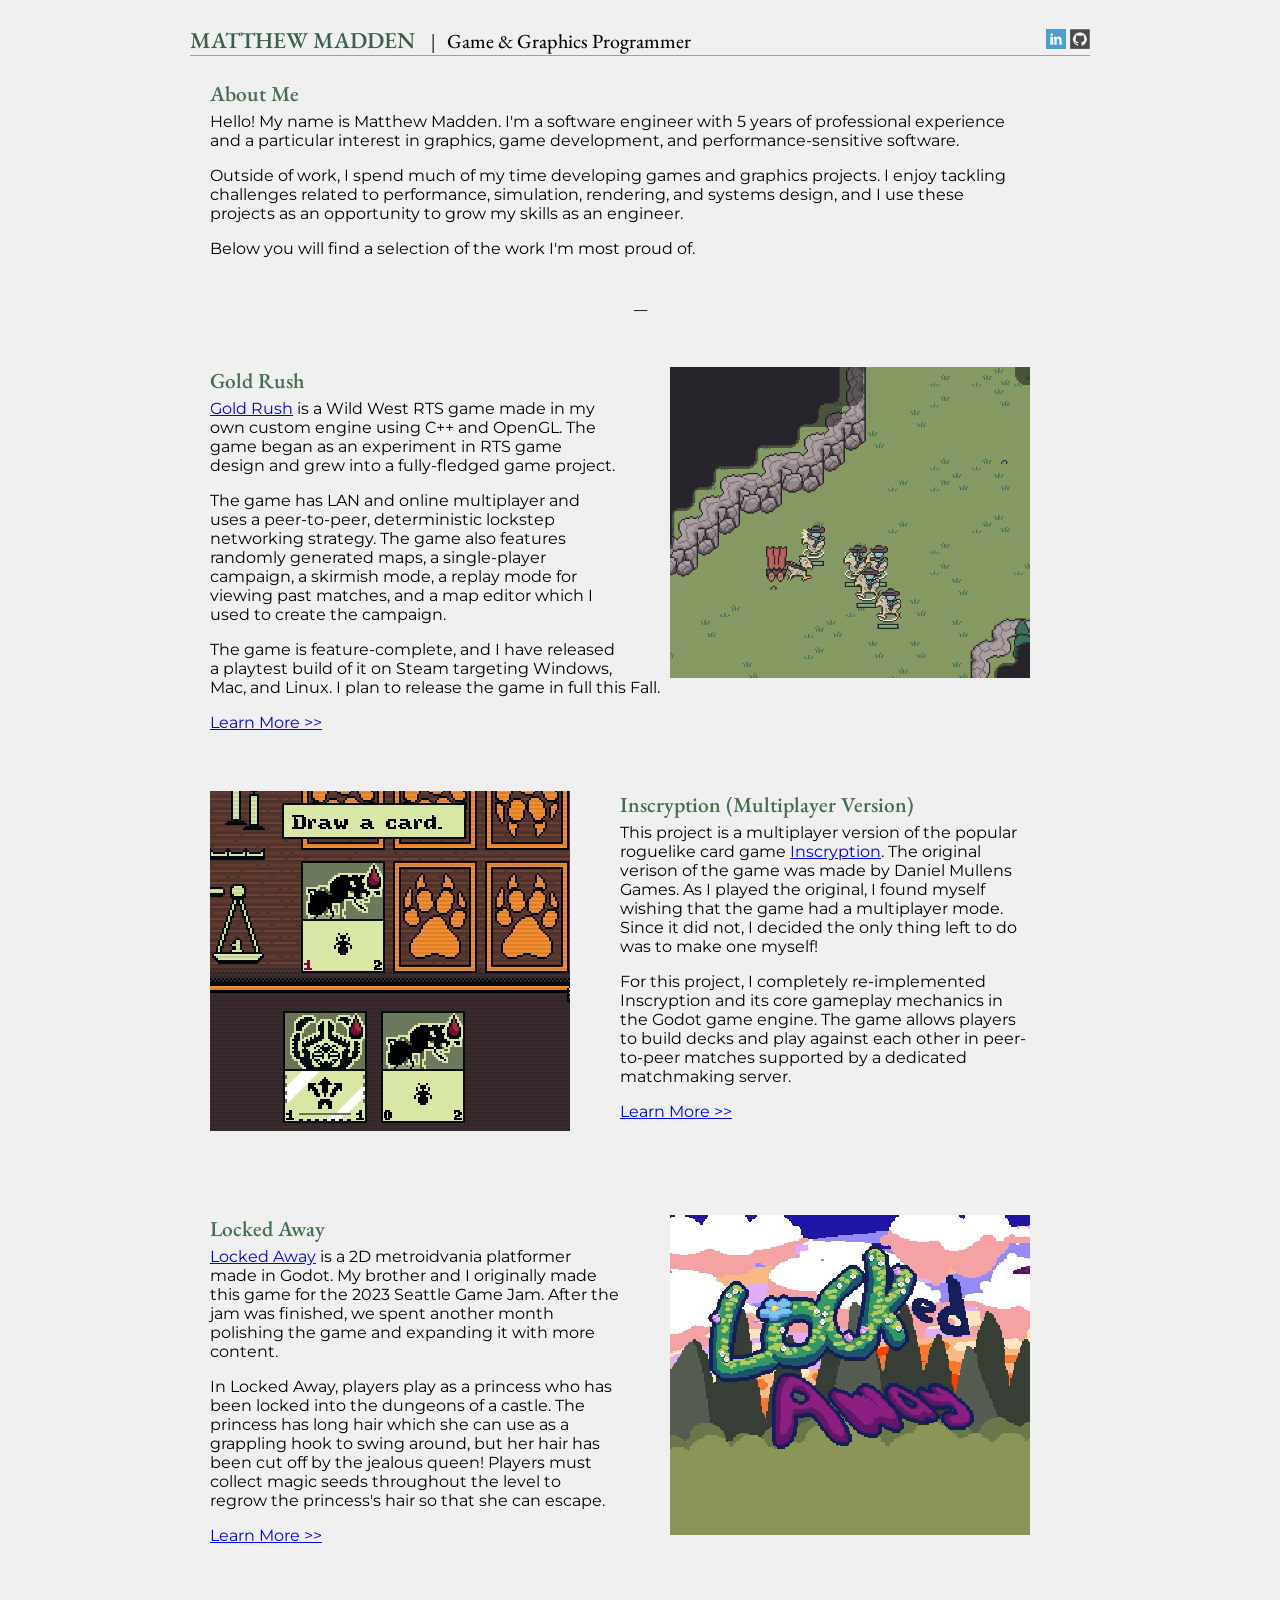
<file: index.html>
<!DOCTYPE html>
<head>
    <meta charset="utf-8"></meta>
    <title>Matthew Madden</title>
    <link rel="stylesheet" type="text/css" href="style.css">
</head>
<body>
    <div id="page">
        <div id="header">
            <span id="title" class="header-font">MATTHEW MADDEN</span>
            <span id="title-divider">|</span>
            <span id="subtitle" class="header-font">Game & Graphics Programmer</span>
            <div id="socials">
                <a href="https://www.linkedin.com/in/matthewkayin" target="_blank" class="social-link">
                    <img src="img/linkedin.png" class="social-icon">
                </a>
                <a href="https://www.github.com/matthewkayin" target="_blank" class="social-link">
                    <img src="img/github.png" class="social-icon">
                </a>
            </div>
        </div>
        <div class="bio">
            <h2>About Me</h2>
            <p>Hello! My name is Matthew Madden. I'm a software engineer with 5 years
                of professional experience and a particular interest in graphics, game development,
                and performance-sensitive software.
            </p>
            <p>
                Outside of work, I spend much of my time developing games and graphics projects.  I enjoy
                tackling challenges related to performance, simulation, rendering, and systems design, and I
                use these projects as an opportunity to grow my skills as an engineer.
            </p>
            <p>
                Below you will find a selection of the work I'm most proud of.
            </p>
        </div>
        <h1 class="bio-divider">—</h1>
        <div class="portfolio-item">
            <img src="img/goldrush/wagon_chase.png" class="portfolio-image-right">
            <h2>Gold Rush</h2>
            <p>
                <a href="https://store.steampowered.com/app/3774270/Gold_Rush/">Gold Rush</a> is a Wild West RTS
                game made in my own custom engine using C++ and OpenGL. The game began as an experiment in RTS
                game design and grew into a fully-fledged game project.
            </p>
            <p>
                The game has LAN and online multiplayer and uses a peer-to-peer, deterministic lockstep networking
                strategy. The game also features randomly generated maps, a single-player campaign, a skirmish mode,
                a replay mode for viewing past matches, and a map editor which I used to create the campaign.
            </p>
            <p>
                The game is feature-complete, and I have released a playtest build of it on Steam targeting
                Windows, Mac, and Linux. I plan to release the game in full this Fall.
            </p>
            <a href="goldrush.html">
                <p>Learn More >></p>
            </a>
        </div>
        <div class="portfolio-item">
            <img src="img/inscryption/draw_a_card.png" class="portfolio-image-left">
            <h2>Inscryption (Multiplayer Version)</h2>
            <p>
                This project is a multiplayer version of the popular roguelike card game
                <a href="https://store.steampowered.com/app/1092790/Inscryption/">Inscryption</a>. The original verison of the game was made by Daniel Mullens Games. As I played the
                original, I found myself wishing that the game had a multiplayer mode. Since it did not,
                I decided the only thing left to do was to make one myself!
            </p>
            <p>
                For this project, I completely re-implemented Inscryption and its core gameplay mechanics in the
                Godot game engine. The game allows players to build decks and play against each other in
                peer-to-peer matches supported by a dedicated matchmaking server.
            </p>
            <a href="inscryption.html">
                <p>Learn More >></p>
            </a>
        </div>
        <div class="portfolio-item">
            <img src="img/locked_away/locked_away_title.png" class="portfolio-image-right">
            <h2>Locked Away</h2>
            <p>
                <a href="https://matthewkayin.itch.io/locked-away">Locked Away</a> is a 2D metroidvania
                platformer made in Godot. My brother and I originally made this game for the 2023 Seattle
                Game Jam. After the jam was finished, we spent another month polishing the game and
                expanding it with more content.
            </p>
            <p>
                In Locked Away, players play as a princess who has been locked into the dungeons of a castle.
                The princess has long hair which she can use as a grappling hook to swing around, but her
                hair has been cut off by the jealous queen! Players must collect magic seeds throughout the
                level to regrow the princess's hair so that she can escape.
            </p>
            <a href="locked-away.html">
                <p>Learn More >></p>
            </a>
        </div>
    </div>
</body>
</file>
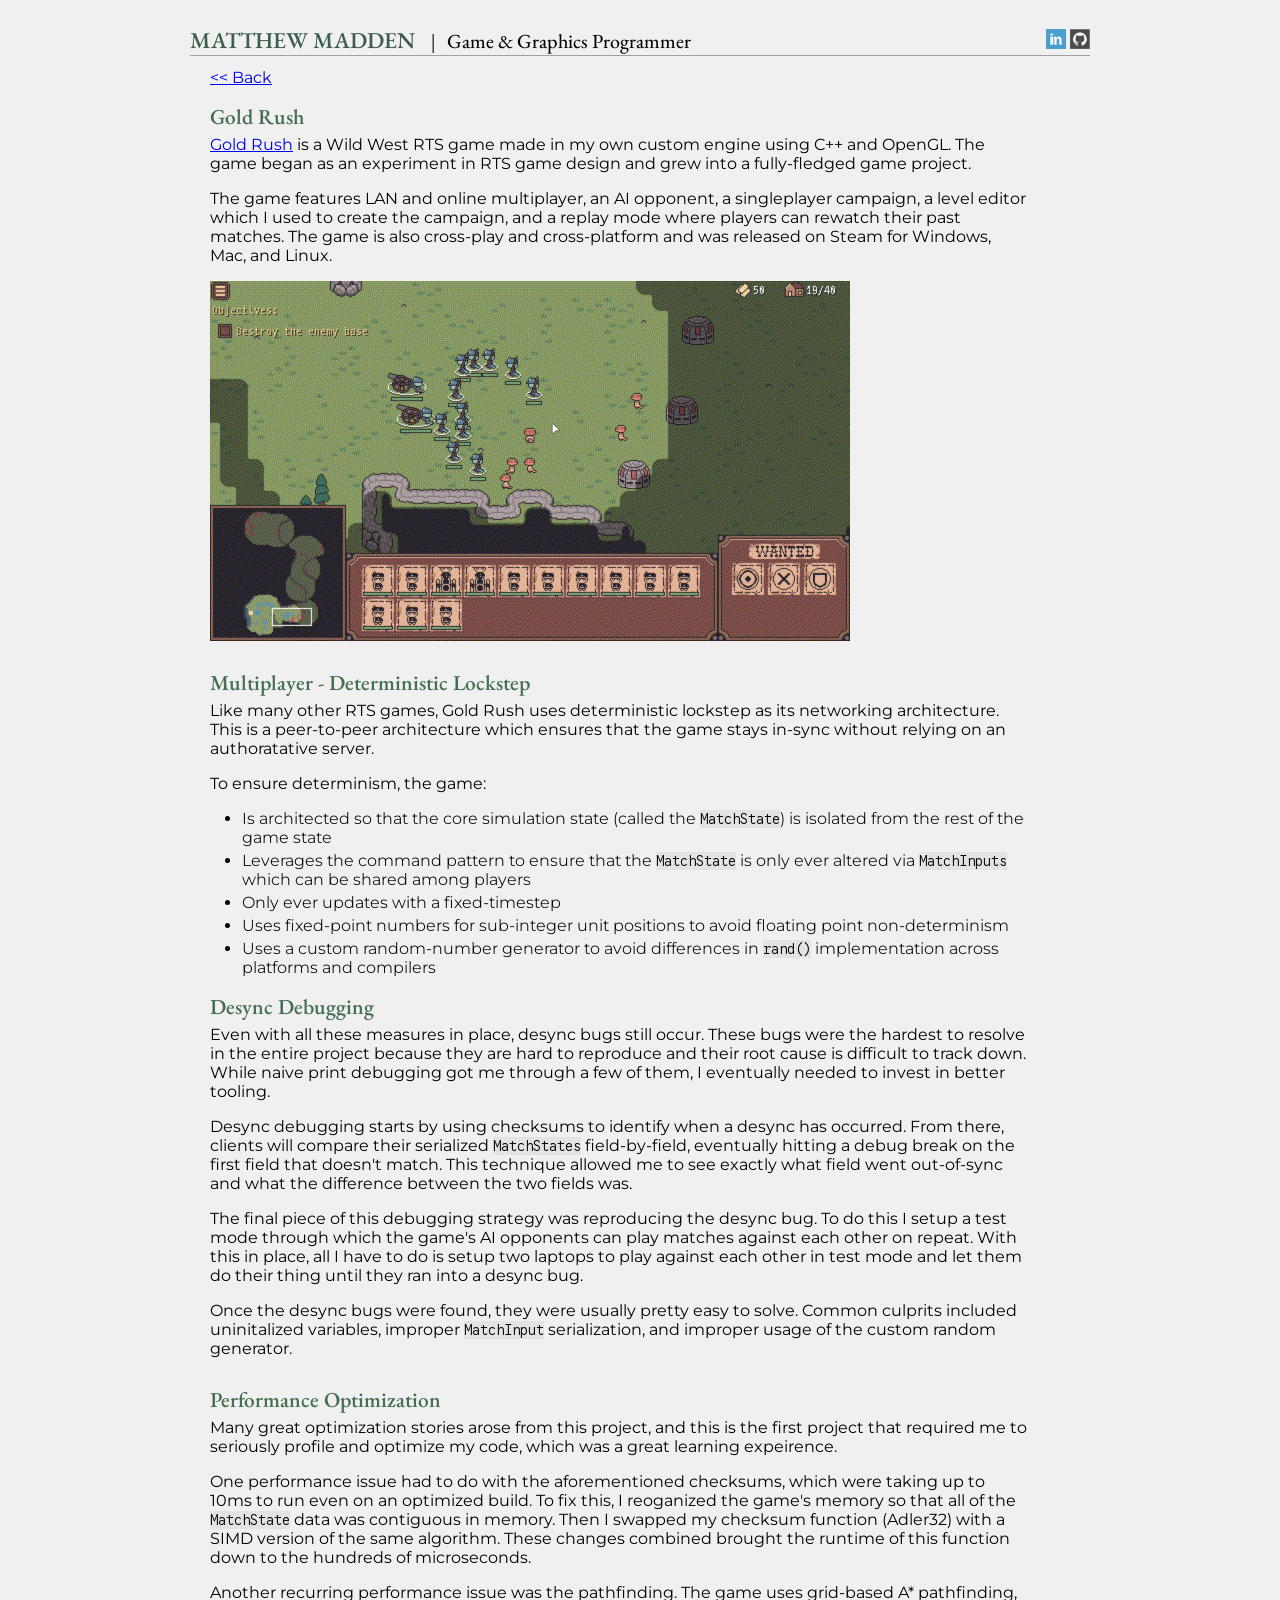
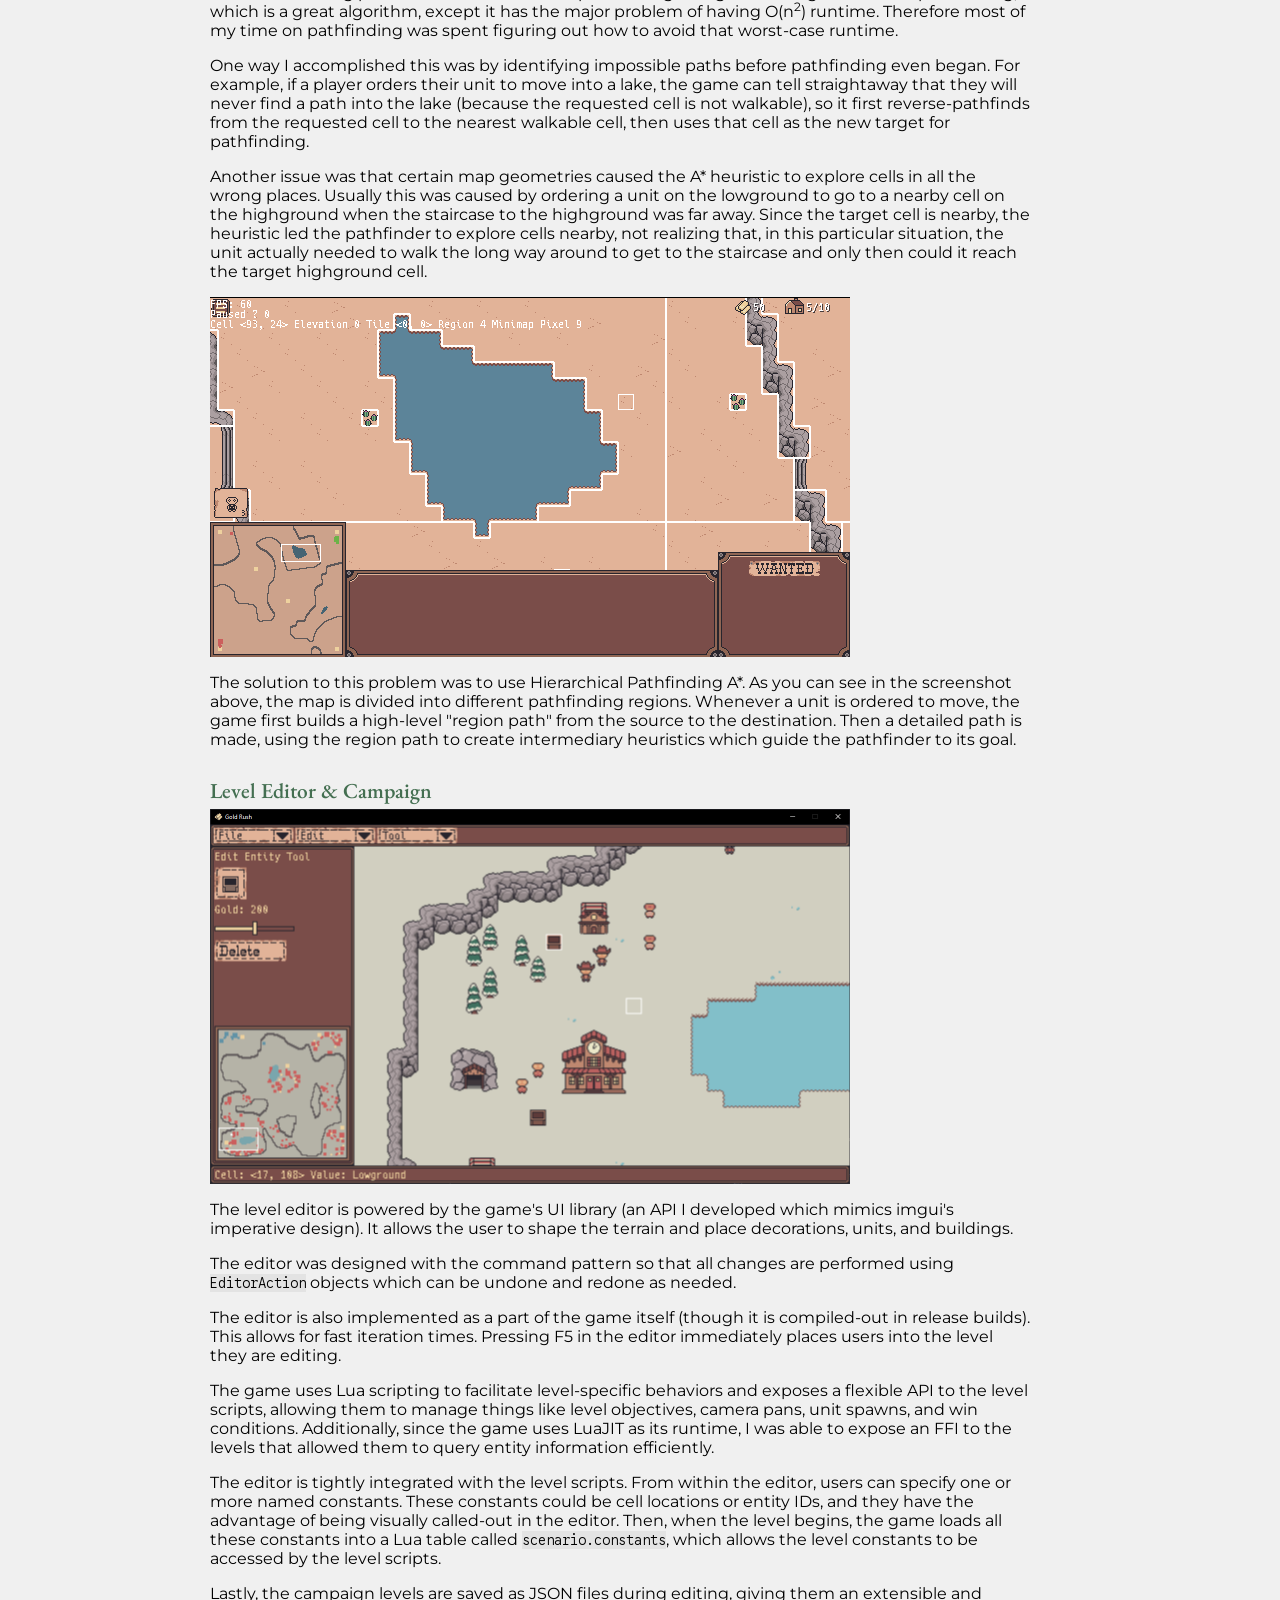
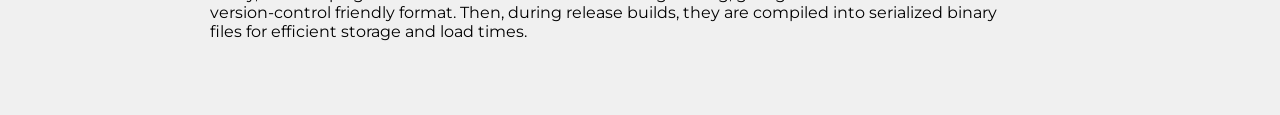
<file: goldrush.html>
<!DOCTYPE html>
<head>
    <meta charset="utf-8"></meta>
    <title>Matthew Madden - Gold Rush</title>
    <link rel="stylesheet" type="text/css" href="style.css">
</head>
<body>
    <div id="page">
        <div id="header">
            <span id="title" class="header-font">MATTHEW MADDEN</span>
            <span id="title-divider">|</span>
            <span id="subtitle" class="header-font">Game & Graphics Programmer</span>
            <div id="socials">
                <a href="https://www.linkedin.com/in/matthewkayin" target="_blank" class="social-link">
                    <img src="img/linkedin.png" class="social-icon">
                </a>
                <a href="https://www.github.com/matthewkayin" target="_blank" class="social-link">
                    <img src="img/github.png" class="social-icon">
                </a>
            </div>
        </div>
        <div class="article-section">
            <a href="index.html">
                <p><< Back</p>
            </a>
            <h2>Gold Rush</h2>
            <p>
                <a href="https://store.steampowered.com/app/3774270/Gold_Rush/">Gold Rush</a> is a Wild West RTS
                game made in my own custom engine using C++ and OpenGL. The game began as an experiment in RTS
                game design and grew into a fully-fledged game project.
            </p>
            <p>
                The game features LAN and online multiplayer, an AI opponent, a singleplayer campaign,
                a level editor which I used to create the campaign, and a replay mode where players can rewatch
                their past matches. The game is also cross-play and cross-platform and was released on Steam
                for Windows, Mac, and Linux.
            </p>
            <img src="img/goldrush/goldrush_portfolio_soldiers.gif" class="article-image">
        </div>
        <div class="article-section">
            <h2>Multiplayer - Deterministic Lockstep</h2>
            <p>
                Like many other RTS games, Gold Rush uses deterministic lockstep as its networking architecture.
                This is a peer-to-peer architecture which ensures that the game stays in-sync without relying on
                an authoratative server.
            </p>
            <p>
                To ensure determinism, the game:
            </p>
            <ul>
                <li>Is architected so that the core simulation state (called the <code>MatchState</code>) is isolated from the rest of the game state</li>
                <li>Leverages the command pattern to ensure that the <code>MatchState</code> is only ever altered via <code>MatchInputs</code> which can be shared among players</li>
                <li>Only ever updates with a fixed-timestep</li>
                <li>Uses fixed-point numbers for sub-integer unit positions to avoid floating point non-determinism</li>
                <li>Uses a custom random-number generator to avoid differences in <code>rand()</code> implementation across platforms and compilers</li>
            </ul>
        </div>
        <div class="article-section">
            <h2>Desync Debugging</h2>
            <p>
                Even with all these measures in place, desync bugs still occur. These bugs were the hardest to
                resolve in the entire project because they are hard to reproduce and their root cause is
                difficult to track down. While naive print debugging got me through a few of them, I eventually
                needed to invest in better tooling.
            </p>
            <p>
                Desync debugging starts by using checksums to identify when a desync has occurred. From there,
                clients will compare their serialized <code>MatchStates</code> field-by-field, eventually hitting a debug break
                on the first field that doesn't match. This technique allowed me to see exactly what field went
                out-of-sync and what the difference between the two fields was.
            </p>
            <p>
                The final piece of this debugging strategy was reproducing the desync bug. To do this I setup a test
                mode through which the game's AI opponents can play matches against each other on repeat. With this
                in place, all I have to do is setup two laptops to play against each other in test mode and let them
                do their thing until they ran into a desync bug.
            </p>
            <p>
                Once the desync bugs were found, they were usually pretty easy to solve. Common culprits included
                uninitalized variables, improper <code>MatchInput</code> serialization, and improper usage of the custom
                random generator.
            </p>
        </div>
        <div class="article-section">
            <h2>Performance Optimization</h2>
            <p>
                Many great optimization stories arose from this project, and this is the first project that
                required me to seriously profile and optimize my code, which was a great learning expeirence.
            </p>
            <p>
                One performance issue had to do with the aforementioned checksums, which were taking up to 10ms to
                run even on an optimized build. To fix this, I reoganized the game's memory so
                that all of the <code>MatchState</code> data was contiguous in memory. Then I swapped my checksum
                function (Adler32) with a SIMD version of the same algorithm. These changes combined brought
                the runtime of this function down to the hundreds of microseconds.
            </p>
            <p>
                Another recurring performance issue was the pathfinding. The game uses grid-based A* pathfinding,
                which is a great algorithm, except it has the major problem of having O(n<span class="sup">2</span>) runtime. Therefore
                most of my time on pathfinding was spent figuring out how to avoid that worst-case runtime.
            </p>
            <p>
                One way I accomplished this was by identifying impossible paths before pathfinding even began.
                For example, if a player orders their unit to move into a lake, the game can tell straightaway that
                they will never find a path into the lake (because the requested cell is not walkable), so it first
                reverse-pathfinds from the requested cell to the nearest walkable cell, then uses that cell as the
                new target for pathfinding.
            </p>
            <p>
                Another issue was that certain map geometries caused the A* heuristic to explore cells in
                all the wrong places. Usually this was caused by ordering a unit on the lowground to go to a nearby
                cell on the highground when the staircase to the highground was far away. Since the target cell is nearby,
                the heuristic led the pathfinder to explore cells nearby, not realizing that, in this particular situation,
                the unit actually needed to walk the long way around to get to the staircase and only then could it reach the
                target highground cell.
            </p>
            <img src="img/goldrush/map_regions.png" class="article-image">
            <p>
                The solution to this problem was to use Hierarchical Pathfinding A*. As you can see in the screenshot
                above, the map is divided into different pathfinding regions. Whenever a unit is ordered to move, the
                game first builds a high-level "region path" from the source to the destination. Then a detailed path
                is made, using the region path to create intermediary heuristics which guide the pathfinder to its goal.
            </p>
        </div>
        <div class="article-section">
            <h2>Level Editor & Campaign</h2>
            <img src="img/goldrush/editor.png" class="article-image">
            <p>
                The level editor is powered by the game's UI library (an API I developed which mimics imgui's
                imperative design). It allows the user to shape the terrain and place decorations, units,
                and buildings.
            </p>
            <p>
                The editor was designed with the command pattern so that all changes are performed using
                <code>EditorAction</code> objects which can be undone and redone as needed.
            </p>
            <p>
                The editor is also implemented as a part of the game itself (though it is compiled-out in
                release builds). This allows for fast iteration times. Pressing F5 in the editor immediately
                places users into the level they are editing.
            </p>
            <p>
                The game uses Lua scripting to facilitate level-specific behaviors and exposes a flexible API
                to the level scripts, allowing them to manage things like level objectives, camera pans, unit spawns,
                and win conditions. Additionally, since the game uses LuaJIT as its runtime, I was able to
                expose an FFI to the levels that allowed them to query entity information efficiently.
            </p>
            <p>
                The editor is tightly integrated with the level scripts. From within the editor, users can
                specify one or more named constants. These constants could be cell locations or entity IDs,
                and they have the advantage of being visually called-out in the editor. Then, when the level
                begins, the game loads all these constants into a Lua table called <code>scenario.constants</code>, which
                allows the level constants to be accessed by the level scripts.
            </p>
            <p>
                Lastly, the campaign levels are saved as JSON files during editing, giving them an extensible
                and version-control friendly format. Then, during release builds, they are compiled into serialized
                binary files for efficient storage and load times.
            </p>
        </div>
    </div>
</body>
</file>
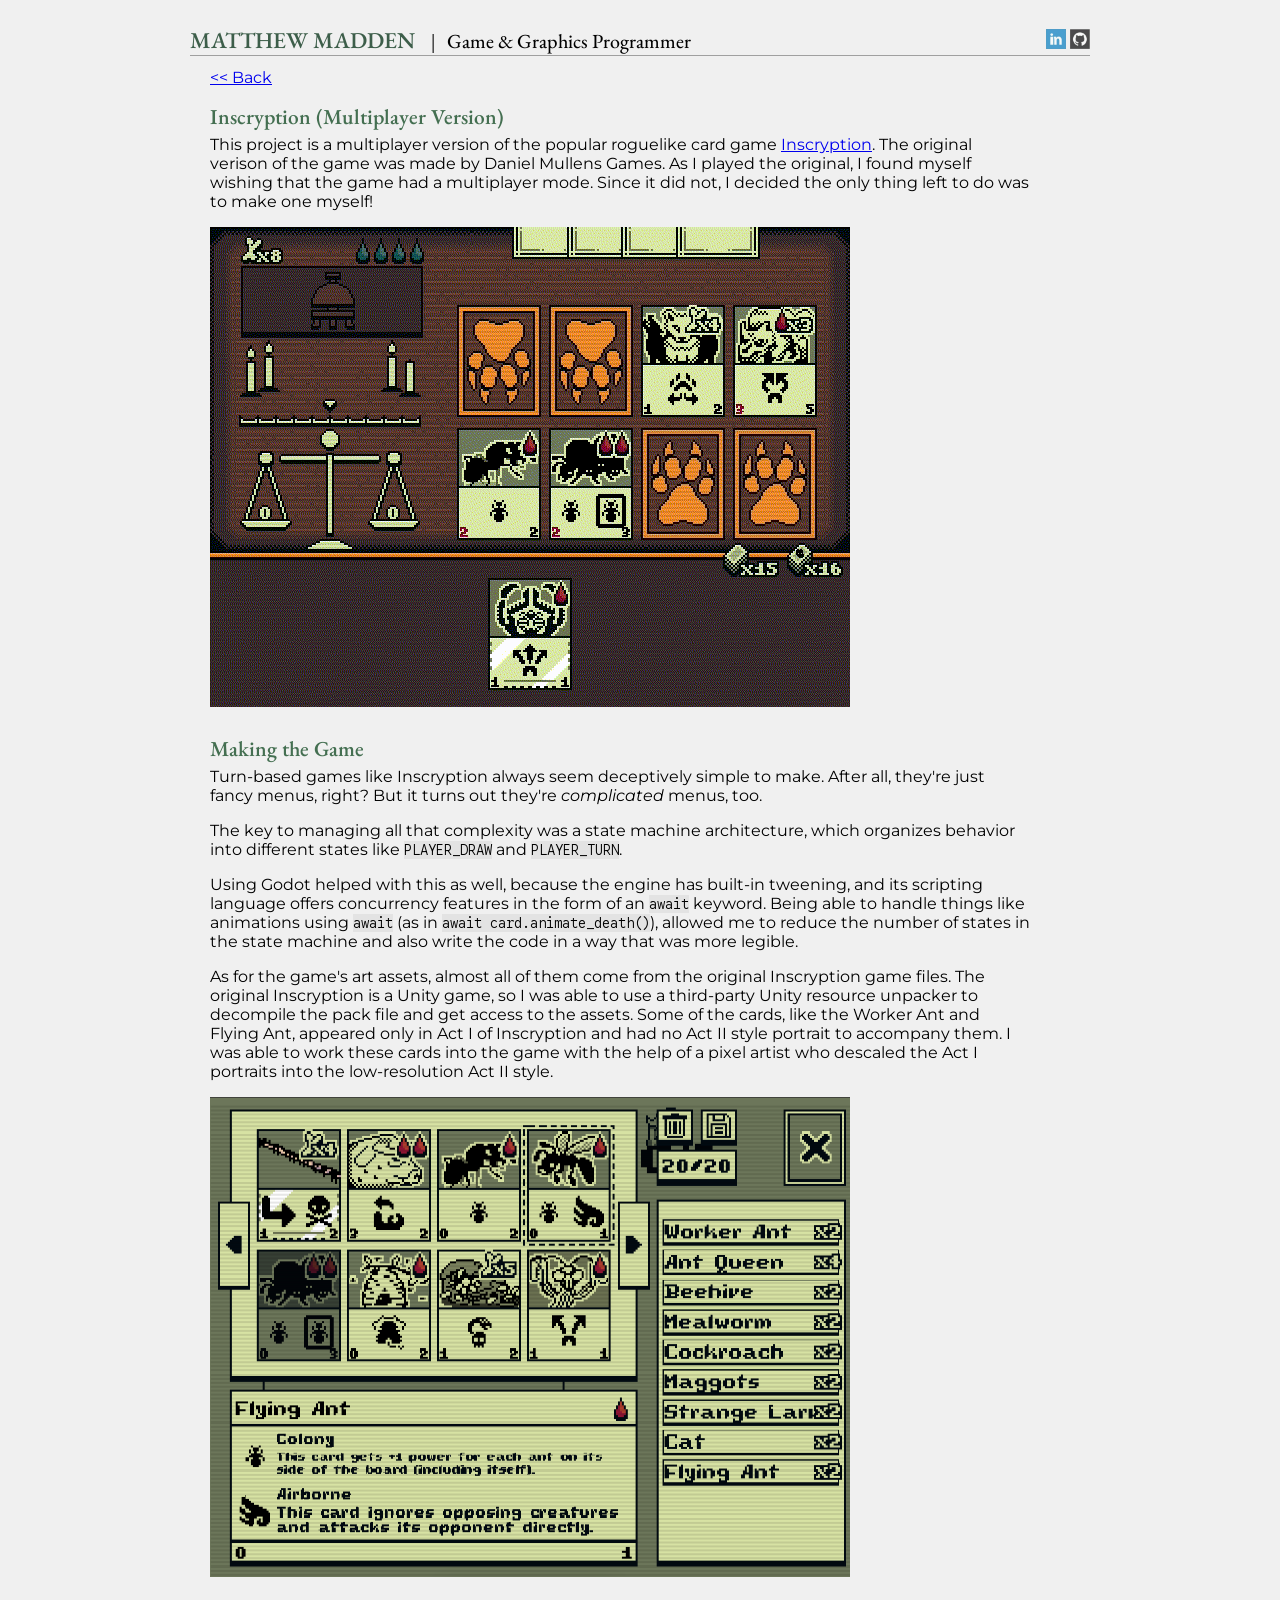
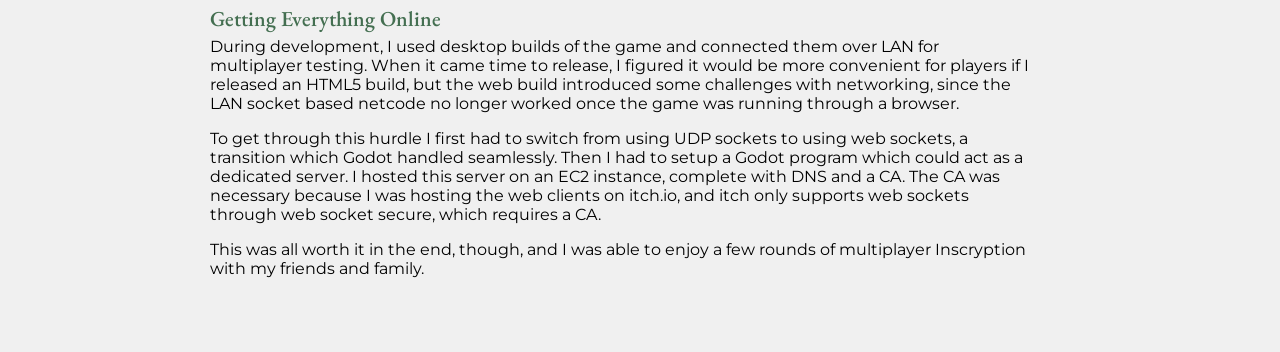
<file: inscryption.html>
<!DOCTYPE html>
<head>
    <meta charset="utf-8"></meta>
    <title>Matthew Madden - Inscryption</title>
    <link rel="stylesheet" type="text/css" href="style.css">
</head>
<body>
    <div id="page">
        <div id="header">
            <span id="title" class="header-font">MATTHEW MADDEN</span>
            <span id="title-divider">|</span>
            <span id="subtitle" class="header-font">Game & Graphics Programmer</span>
            <div id="socials">
                <a href="https://www.linkedin.com/in/matthewkayin" target="_blank" class="social-link">
                    <img src="img/linkedin.png" class="social-icon">
                </a>
                <a href="https://www.github.com/matthewkayin" target="_blank" class="social-link">
                    <img src="img/github.png" class="social-icon">
                </a>
            </div>
        </div>
        <div class="article-section">
            <a href="index.html">
                <p><< Back</p>
            </a>
            <h2>Inscryption (Multiplayer Version)</h2>
            <p>
                This project is a multiplayer version of the popular roguelike card game
                <a href="https://store.steampowered.com/app/1092790/Inscryption/">Inscryption</a>. The original verison of the game was made by Daniel Mullens Games. As I played the
                original, I found myself wishing that the game had a multiplayer mode. Since it did not,
                I decided the only thing left to do was to make one myself!
            </p>
            <img src="img/inscryption/gameplay.gif" class="article-image">
        </div>
        <div class="article-section">
            <h2>Making the Game</h2>
            <p>
                Turn-based games like Inscryption always seem deceptively simple to make. After all, they're just
                fancy menus, right? But it turns out they're <i>complicated</i> menus, too.
            </p>
            <p>
                The key to managing all that complexity was a state machine architecture, which organizes
                behavior into different states like <code>PLAYER_DRAW</code> and <code>PLAYER_TURN</code>.
            </p>
            <p>
                Using Godot helped with this as well, because the engine has built-in tweening, and its scripting
                language offers concurrency features in the form of an <code>await</code> keyword. Being able to handle
                things like animations using <code>await</code> (as in <code>await card.animate_death()</code>), allowed me to reduce
                the number of states in the state machine and also write the code in a way that was more legible.
            </p>
            <p>
                As for the game's art assets, almost all of them come from the original Inscryption game files.
                The original Inscryption is a Unity game, so I was able to use a third-party Unity resource unpacker to decompile
                the pack file and get access to the assets. Some of the cards, like the Worker Ant and Flying Ant,
                appeared only in Act I of Inscryption and had no Act II style portrait to accompany them.
                I was able to work these cards into the game with the help of a pixel artist who descaled the Act I
                portraits into the low-resolution Act II style.
            </p>
            <img src="img/inscryption/deckbuilding.png" class="article-image">
        </div>
        <div class="article-section">
            <h2>Getting Everything Online</h2>
            <p>
                During development, I used desktop builds of the game and connected them over LAN for multiplayer
                testing. When it came time to release, I figured it would be more convenient for players if I
                released an HTML5 build, but the web build introduced some challenges with networking, since the
                LAN socket based netcode no longer worked once the game was running through a browser.
            </p>
            <p>
                To get through this hurdle I first had to switch from using UDP sockets to using web sockets, a transition
                which Godot handled seamlessly. Then I had to setup a Godot program which could act as a
                dedicated server. I hosted this server on an EC2 instance, complete with DNS and a CA. The CA
                was necessary because I was hosting the web clients on itch.io, and itch only supports web sockets
                through web socket secure, which requires a CA.
            </p>
            <p>
                This was all worth it in the end, though, and I was able to enjoy a few rounds of multiplayer Inscryption with
                my friends and family.
            </p>
        </div>
    </div>
</body>
</file>
<file: style.css>
/* Google font imports */
@import url('https://fonts.googleapis.com/css2?family=EB+Garamond:ital,wght@0,400..800;1,400..800&display=swap');
@import url('https://fonts.googleapis.com/css2?family=Montserrat:ital,wght@0,100..900;1,100..900&display=swap');
@import url('https://fonts.googleapis.com/css2?family=Google+Sans+Code:ital,wght,MONO@0,300..800,1;1,300..800,1&display=swap');
@import url('https://fonts.googleapis.com/css2?family=Montserrat:ital,wght@0,100..900;1,100..900&display=swap');

/* CSS RESET - BROWSER COMPATIBILITY */
html, span, applet, object, iframe,
h1, h2, h3, h4, h5, h6, p, blockquote, pre,
a, abbr, acronym, address, big, cite,
del, dfn,  img, ins, kbd, q, s, samp,
small, strike, sub, sup, tt, var,
b, u, i, center,
dl, dt, dd, ol, ul, li,
fieldset, form, label, legend,
table, caption, tbody, tfoot, thead, tr, th, td,
article, aside, canvas, details, embed,
figure, figcaption, footer, header, hgroup,
menu, nav, output, ruby, section, summary,
time, mark, audio, video {
	margin: 0;
	padding: 0;
	border: 0;
	font-size: 100%;
	font: inherit;
	vertical-align: baseline;
}
/* HTML5 display-role reset for older browsers */
article, aside, details, figcaption, figure,
footer, header, hgroup, menu, nav, section {
	display: block;
}

body {
    background-color: #f0f0f0
}

#page {
    width: 900px;
    margin-left: auto;
    margin-right: auto;
    padding-bottom: 50px;
}

#header {
    margin-top: 25px;
    border-bottom: 1px solid #a0a0a0;
}

#subtitle {
    margin-left: 8px;
}

.header-font {
    font-family: 'EB Garamond';
}

#title {
    font-size: 17pt;
    font-weight: 550;
    color: #3d5e4a;
}

#title-divider {
    font-size: 16pt;
    margin-left: 12px;
}

#subtitle {
    font-size: 15pt;
    font-weight: 450;
}

#socials {
    float: right;
    margin-bottom: 0px;
    padding-bottom: 0px;
}

.social-link {
    text-decoration: none;
}

.social-icon {
    width: 20px;
    height: 20px;
    padding: 0px;
    border: 0px;
    margin-top: 4px;
    opacity: 0.75;
}

.bio {
    width: 820px;
    margin-top: 24px;
    margin-left: 20px;
    margin-right: 60px;
}

.bio-divider {
    text-align: center;
    margin-top: 24px;
    margin-bottom: 48px;
    font-family: 'EB Garamond', serif;
}

.portfolio-item {
    width: 820px;
    height: 400px;
    margin-top: 24px;
    margin-left: 20px;
    margin-right: 60px;
}

h2 {
    font-size: 16pt;
    color: #446f51;
    margin-bottom: 5px;
    font-family: 'EB Garamond', serif;
    font-weight: 550;
    font-style: normal;
}

p {
    margin: 0;
    padding-bottom: 16px;
    font-family: 'Montserrat', sans-serif;
    font-weight: 400;
    font-style: normal;
}

code {
    font-size: 14px;
    background-color: #e3e3e3;
    font-family: 'Google Sans Code', monospace;
    font-weight: 300;
    font-style: normal;
}

i {
    font-family: 'Montserrat', sans-serif;
    font-weight: 400;
    font-style: italic;
}

li {
    margin: 0;
    margin-left: 32px;
    padding-bottom: 4px;
    font-family: 'Montserrat', sans-serif;
    font-weight: 350;
    font-style: normal;
}

.sup {
    font-family: 'Montserrat', sans-serif;
    font-weight: 400;
    font-size: 12px;
    bottom: 1ex;
    position: relative;
}

.portfolio-image-right {
    float: right;
    margin-left: 50px;
}

.portfolio-image-left {
    float: left;
    margin-right: 50px;
}

.article-section {
    width: 820px;
    margin-top: 12px;
    margin-left: 20px;
    margin-right: 60px;
}

.article-image {
    margin-bottom: 12px;
    width: 640px;
}
</file>
